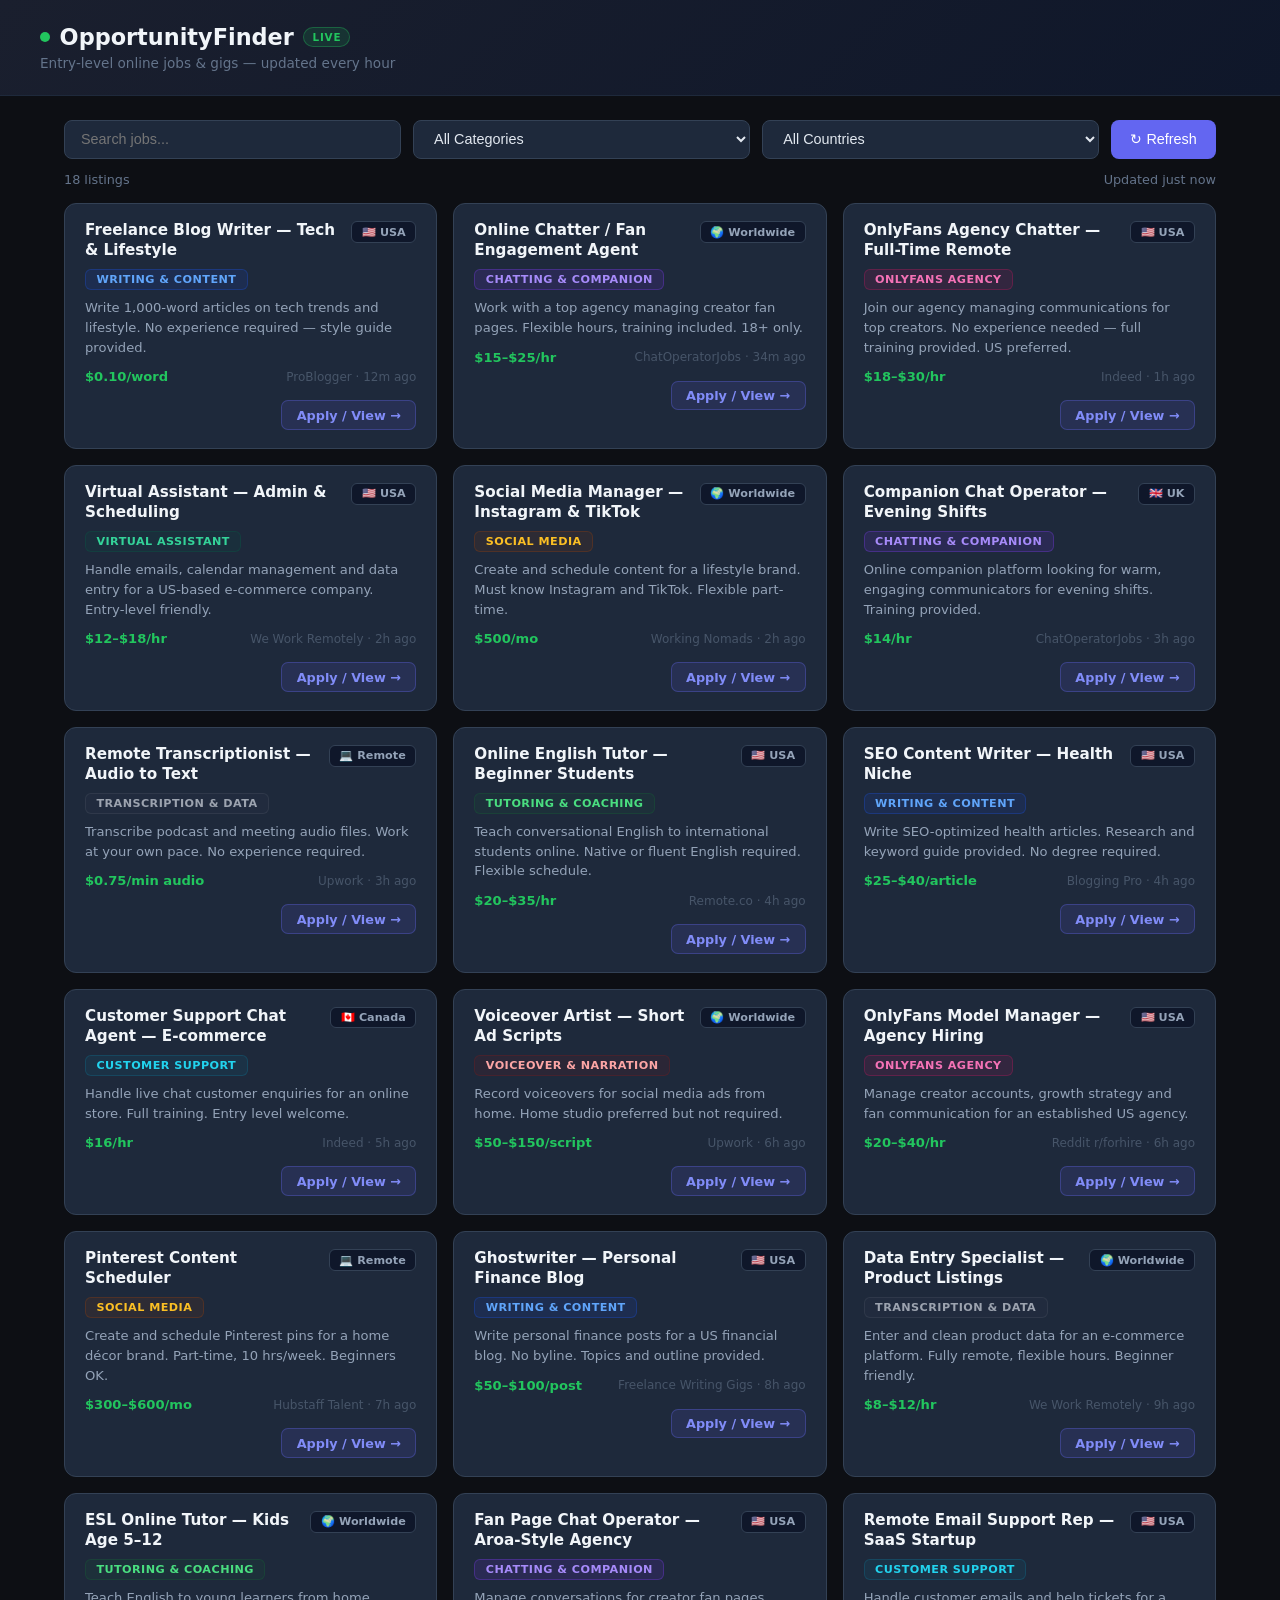
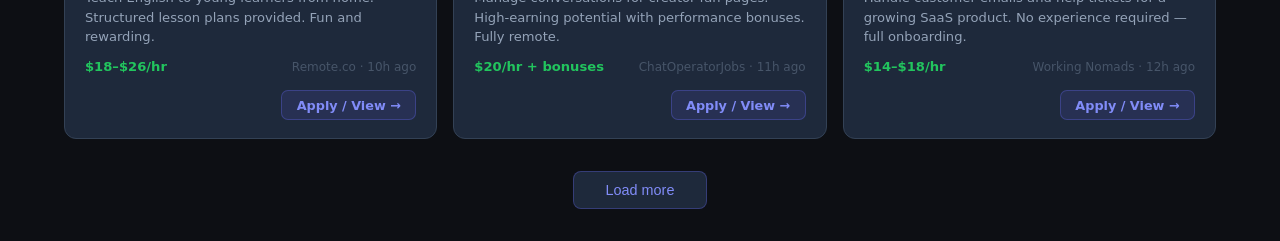
<file: preview.html>
<!DOCTYPE html>
<html lang="en">
<head>
  <meta charset="UTF-8" />
  <meta name="viewport" content="width=device-width, initial-scale=1.0" />
  <title>OpportunityFinder — Preview</title>
  <style>
    *, *::before, *::after { box-sizing: border-box; margin: 0; padding: 0; }
    body { font-family: 'Segoe UI', system-ui, sans-serif; background: #0d0f14; color: #e2e8f0; min-height: 100vh; }

    header { background: linear-gradient(135deg, #1a1f2e 0%, #0f172a 100%); border-bottom: 1px solid #1e293b; padding: 1.5rem 2rem; position: sticky; top: 0; z-index: 100; }
    .header-inner { max-width: 1200px; margin: auto; }
    .logo { display: flex; align-items: center; gap: .6rem; margin-bottom: .3rem; }
    .logo h1 { font-size: 1.4rem; font-weight: 700; color: #f1f5f9; }
    .dot { width: 10px; height: 10px; background: #22c55e; border-radius: 50%; animation: pulse 1.5s infinite; }
    @keyframes pulse { 0%,100% { box-shadow: 0 0 0 0 rgba(34,197,94,.6); } 50% { box-shadow: 0 0 0 7px rgba(34,197,94,0); } }
    .live-badge { background: #22c55e22; color: #22c55e; font-size: .65rem; font-weight: 700; padding: .2rem .5rem; border-radius: 999px; border: 1px solid #22c55e55; letter-spacing: .08em; }
    .subtitle { font-size: .85rem; color: #64748b; }

    .filters { max-width: 1200px; margin: 1.5rem auto 0; padding: 0 1.5rem; display: flex; flex-wrap: wrap; gap: .75rem; }
    .filters input, .filters select { flex: 1; min-width: 160px; background: #1e293b; border: 1px solid #334155; color: #e2e8f0; padding: .6rem 1rem; border-radius: 8px; font-size: .9rem; outline: none; }
    .filters input:focus, .filters select:focus { border-color: #6366f1; }
    #btn-refresh { background: #6366f1; border: none; color: #fff; padding: .6rem 1.2rem; border-radius: 8px; font-size: .9rem; cursor: pointer; white-space: nowrap; }
    #btn-refresh:hover { background: #4f46e5; }

    .stats-bar { max-width: 1200px; margin: .8rem auto 0; padding: 0 1.5rem; display: flex; justify-content: space-between; font-size: .8rem; color: #64748b; }

    .job-grid { max-width: 1200px; margin: 1rem auto 2rem; padding: 0 1.5rem; display: grid; grid-template-columns: repeat(auto-fill, minmax(320px, 1fr)); gap: 1rem; }

    .job-card { background: #1e293b; border: 1px solid #334155; border-radius: 12px; padding: 1.1rem 1.25rem; display: flex; flex-direction: column; gap: .5rem; transition: transform .15s, border-color .15s; animation: fadeIn .3s ease; }
    @keyframes fadeIn { from { opacity: 0; transform: translateY(6px); } to { opacity: 1; } }
    .job-card:hover { transform: translateY(-2px); border-color: #6366f1; }

    .card-top { display: flex; justify-content: space-between; align-items: flex-start; gap: .5rem; }
    .job-title { font-size: .95rem; font-weight: 600; color: #f1f5f9; line-height: 1.3; flex: 1; }
    .country-badge { font-size: .7rem; font-weight: 600; padding: .2rem .6rem; border-radius: 6px; background: #0f172a; border: 1px solid #334155; color: #94a3b8; white-space: nowrap; display: flex; align-items: center; gap: .3rem; }

    .category-tag { display: inline-block; font-size: .7rem; font-weight: 600; padding: .2rem .65rem; border-radius: 6px; text-transform: uppercase; letter-spacing: .04em; align-self: flex-start; }
    .tag-writing   { background:#1d4ed822; color:#60a5fa; border:1px solid #1d4ed855; }
    .tag-chatting  { background:#7c3aed22; color:#a78bfa; border:1px solid #7c3aed55; }
    .tag-onlyfans  { background:#be185d22; color:#f472b6; border:1px solid #be185d55; }
    .tag-va        { background:#065f4622; color:#34d399; border:1px solid #065f4655; }
    .tag-social    { background:#92400e22; color:#fbbf24; border:1px solid #92400e55; }
    .tag-support   { background:#0e749022; color:#22d3ee; border:1px solid #0e749055; }
    .tag-data      { background:#37415122; color:#9ca3af; border:1px solid #4b556355; }
    .tag-tutoring  { background:#16653422; color:#4ade80; border:1px solid #16653455; }
    .tag-voice     { background:#7f1d1d22; color:#fca5a5; border:1px solid #7f1d1d55; }

    .job-desc { font-size: .82rem; color: #94a3b8; line-height: 1.5; }
    .card-bottom { display: flex; justify-content: space-between; align-items: center; margin-top: .25rem; }
    .pay { font-size: .82rem; color: #22c55e; font-weight: 600; }
    .source { font-size: .75rem; color: #475569; }
    .apply-btn { display: inline-block; margin-top: .5rem; background: #6366f122; color: #818cf8; border: 1px solid #6366f155; border-radius: 7px; padding: .4rem .9rem; font-size: .8rem; text-decoration: none; font-weight: 600; align-self: flex-end; }
    .apply-btn:hover { background: #6366f133; color: #a5b4fc; }

    .load-more-wrap { text-align: center; padding-bottom: 2rem; }
    #btn-more { background: #1e293b; color: #818cf8; border: 1px solid #6366f155; border-radius: 8px; padding: .65rem 2rem; font-size: .9rem; cursor: pointer; }

    @media(max-width:600px){ .filters { flex-direction: column; } .job-grid { grid-template-columns: 1fr; } }
  </style>
</head>
<body>

<header>
  <div class="header-inner">
    <div class="logo">
      <span class="dot"></span>
      <h1>OpportunityFinder</h1>
      <span class="live-badge">LIVE</span>
    </div>
    <p class="subtitle">Entry-level online jobs &amp; gigs — updated every hour</p>
  </div>
</header>

<main>
  <section class="filters">
    <input type="text" id="search" placeholder="Search jobs..." oninput="filterCards()" />
    <select id="filter-category" onchange="filterCards()">
      <option value="">All Categories</option>
      <option>Writing &amp; Content</option>
      <option>Chatting &amp; Companion</option>
      <option>OnlyFans Agency</option>
      <option>Virtual Assistant</option>
      <option>Social Media</option>
      <option>Customer Support</option>
      <option>Transcription &amp; Data</option>
      <option>Tutoring &amp; Coaching</option>
      <option>Voiceover &amp; Narration</option>
    </select>
    <select id="filter-country" onchange="filterCards()">
      <option value="">All Countries</option>
      <option>🇺🇸 USA</option>
      <option>🇬🇧 UK</option>
      <option>🇨🇦 Canada</option>
      <option>🌍 Worldwide</option>
      <option>💻 Remote</option>
    </select>
    <button id="btn-refresh">&#8635; Refresh</button>
  </section>

  <div class="stats-bar">
    <span id="result-count">18 listings</span>
    <span id="last-updated">Updated just now</span>
  </div>

  <div class="job-grid" id="job-grid"></div>

  <div class="load-more-wrap">
    <button id="btn-more">Load more</button>
  </div>
</main>

<script>
const JOBS = [
  { title: "Freelance Blog Writer — Tech & Lifestyle", category: "Writing & Content", catClass: "tag-writing", country: "🇺🇸 USA", pay: "$0.10/word", source: "ProBlogger", time: "12m ago", desc: "Write 1,000-word articles on tech trends and lifestyle. No experience required — style guide provided.", url: "#" },
  { title: "Online Chatter / Fan Engagement Agent", category: "Chatting & Companion", catClass: "tag-chatting", country: "🌍 Worldwide", pay: "$15–$25/hr", source: "ChatOperatorJobs", time: "34m ago", desc: "Work with a top agency managing creator fan pages. Flexible hours, training included. 18+ only.", url: "#" },
  { title: "OnlyFans Agency Chatter — Full-Time Remote", category: "OnlyFans Agency", catClass: "tag-onlyfans", country: "🇺🇸 USA", pay: "$18–$30/hr", source: "Indeed", time: "1h ago", desc: "Join our agency managing communications for top creators. No experience needed — full training provided. US preferred.", url: "#" },
  { title: "Virtual Assistant — Admin & Scheduling", category: "Virtual Assistant", catClass: "tag-va", country: "🇺🇸 USA", pay: "$12–$18/hr", source: "We Work Remotely", time: "2h ago", desc: "Handle emails, calendar management and data entry for a US-based e-commerce company. Entry-level friendly.", url: "#" },
  { title: "Social Media Manager — Instagram & TikTok", category: "Social Media", catClass: "tag-social", country: "🌍 Worldwide", pay: "$500/mo", source: "Working Nomads", time: "2h ago", desc: "Create and schedule content for a lifestyle brand. Must know Instagram and TikTok. Flexible part-time.", url: "#" },
  { title: "Companion Chat Operator — Evening Shifts", category: "Chatting & Companion", catClass: "tag-chatting", country: "🇬🇧 UK", pay: "$14/hr", source: "ChatOperatorJobs", time: "3h ago", desc: "Online companion platform looking for warm, engaging communicators for evening shifts. Training provided.", url: "#" },
  { title: "Remote Transcriptionist — Audio to Text", category: "Transcription & Data", catClass: "tag-data", country: "💻 Remote", pay: "$0.75/min audio", source: "Upwork", time: "3h ago", desc: "Transcribe podcast and meeting audio files. Work at your own pace. No experience required.", url: "#" },
  { title: "Online English Tutor — Beginner Students", category: "Tutoring & Coaching", catClass: "tag-tutoring", country: "🇺🇸 USA", pay: "$20–$35/hr", source: "Remote.co", time: "4h ago", desc: "Teach conversational English to international students online. Native or fluent English required. Flexible schedule.", url: "#" },
  { title: "SEO Content Writer — Health Niche", category: "Writing & Content", catClass: "tag-writing", country: "🇺🇸 USA", pay: "$25–$40/article", source: "Blogging Pro", time: "4h ago", desc: "Write SEO-optimized health articles. Research and keyword guide provided. No degree required.", url: "#" },
  { title: "Customer Support Chat Agent — E-commerce", category: "Customer Support", catClass: "tag-support", country: "🇨🇦 Canada", pay: "$16/hr", source: "Indeed", time: "5h ago", desc: "Handle live chat customer enquiries for an online store. Full training. Entry level welcome.", url: "#" },
  { title: "Voiceover Artist — Short Ad Scripts", category: "Voiceover & Narration", catClass: "tag-voice", country: "🌍 Worldwide", pay: "$50–$150/script", source: "Upwork", time: "6h ago", desc: "Record voiceovers for social media ads from home. Home studio preferred but not required.", url: "#" },
  { title: "OnlyFans Model Manager — Agency Hiring", category: "OnlyFans Agency", catClass: "tag-onlyfans", country: "🇺🇸 USA", pay: "$20–$40/hr", source: "Reddit r/forhire", time: "6h ago", desc: "Manage creator accounts, growth strategy and fan communication for an established US agency.", url: "#" },
  { title: "Pinterest Content Scheduler", category: "Social Media", catClass: "tag-social", country: "💻 Remote", pay: "$300–$600/mo", source: "Hubstaff Talent", time: "7h ago", desc: "Create and schedule Pinterest pins for a home décor brand. Part-time, 10 hrs/week. Beginners OK.", url: "#" },
  { title: "Ghostwriter — Personal Finance Blog", category: "Writing & Content", catClass: "tag-writing", country: "🇺🇸 USA", pay: "$50–$100/post", source: "Freelance Writing Gigs", time: "8h ago", desc: "Write personal finance posts for a US financial blog. No byline. Topics and outline provided.", url: "#" },
  { title: "Data Entry Specialist — Product Listings", category: "Transcription & Data", catClass: "tag-data", country: "🌍 Worldwide", pay: "$8–$12/hr", source: "We Work Remotely", time: "9h ago", desc: "Enter and clean product data for an e-commerce platform. Fully remote, flexible hours. Beginner friendly.", url: "#" },
  { title: "ESL Online Tutor — Kids Age 5–12", category: "Tutoring & Coaching", catClass: "tag-tutoring", country: "🌍 Worldwide", pay: "$18–$26/hr", source: "Remote.co", time: "10h ago", desc: "Teach English to young learners from home. Structured lesson plans provided. Fun and rewarding.", url: "#" },
  { title: "Fan Page Chat Operator — Aroa-Style Agency", category: "Chatting & Companion", catClass: "tag-chatting", country: "🇺🇸 USA", pay: "$20/hr + bonuses", source: "ChatOperatorJobs", time: "11h ago", desc: "Manage conversations for creator fan pages. High-earning potential with performance bonuses. Fully remote.", url: "#" },
  { title: "Remote Email Support Rep — SaaS Startup", category: "Customer Support", catClass: "tag-support", country: "🇺🇸 USA", pay: "$14–$18/hr", source: "Working Nomads", time: "12h ago", desc: "Handle customer emails and help tickets for a growing SaaS product. No experience required — full onboarding.", url: "#" },
];

function renderCards(jobs) {
  const grid = document.getElementById("job-grid");
  if (jobs.length === 0) {
    grid.innerHTML = '<p style="grid-column:1/-1;text-align:center;color:#475569;padding:3rem 0">No results — try clearing filters.</p>';
    return;
  }
  grid.innerHTML = jobs.map(j => `
    <div class="job-card" data-cat="${j.category}" data-country="${j.country}" data-title="${j.title.toLowerCase()}">
      <div class="card-top">
        <div class="job-title">${j.title}</div>
        <div class="country-badge">${j.country}</div>
      </div>
      <span class="category-tag ${j.catClass}">${j.category}</span>
      <p class="job-desc">${j.desc}</p>
      <div class="card-bottom">
        <span class="pay">${j.pay}</span>
        <span class="source">${j.source} · ${j.time}</span>
      </div>
      <a class="apply-btn" href="${j.url}">Apply / View →</a>
    </div>`).join("");
  document.getElementById("result-count").textContent = `${jobs.length} listings`;
}

function filterCards() {
  const search = document.getElementById("search").value.toLowerCase();
  const cat = document.getElementById("filter-category").value;
  const country = document.getElementById("filter-country").value;
  const filtered = JOBS.filter(j => {
    const matchSearch = !search || j.title.toLowerCase().includes(search) || j.desc.toLowerCase().includes(search);
    const matchCat = !cat || j.category === cat || j.category === cat.replace("&amp;", "&");
    const matchCountry = !country || j.country.includes(country.replace(/^[^\s]+ /, ""));
    return matchSearch && matchCat && matchCountry;
  });
  renderCards(filtered);
}

renderCards(JOBS);
</script>
</body>
</html>
</file>
